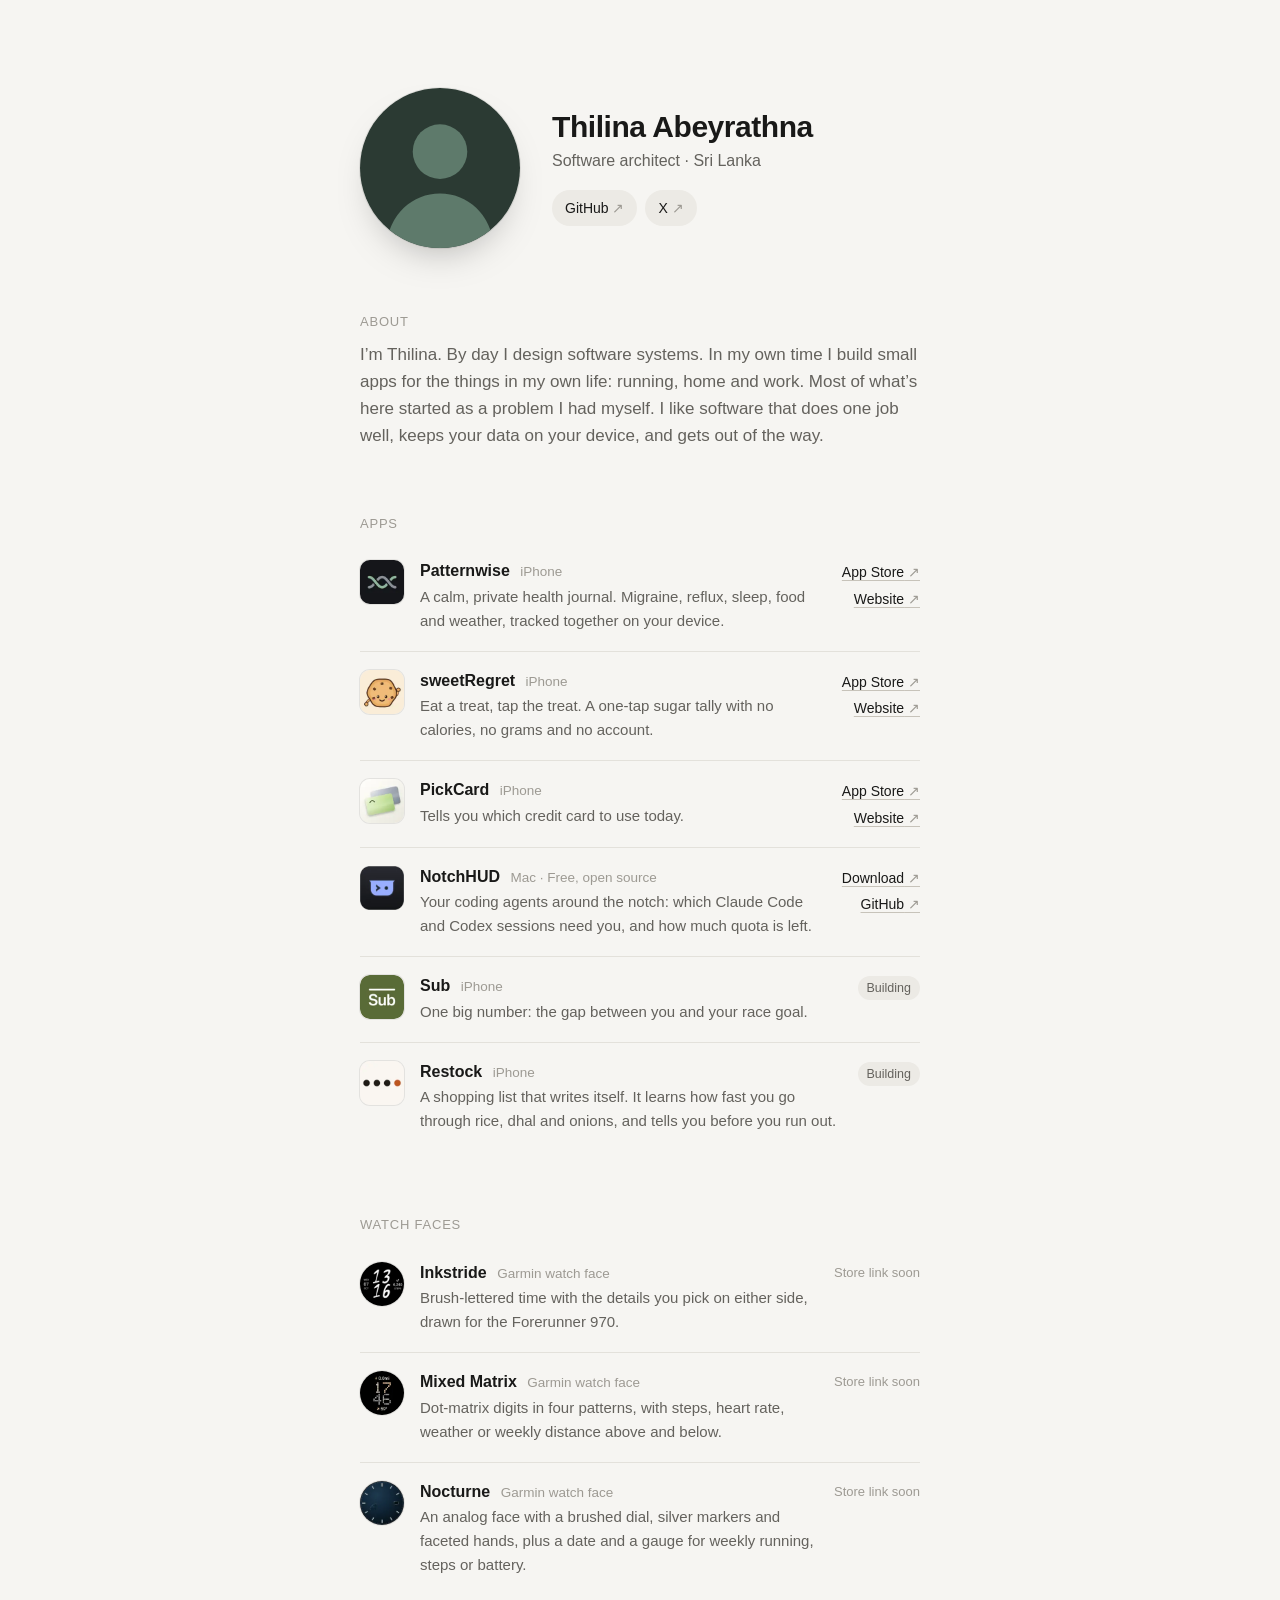
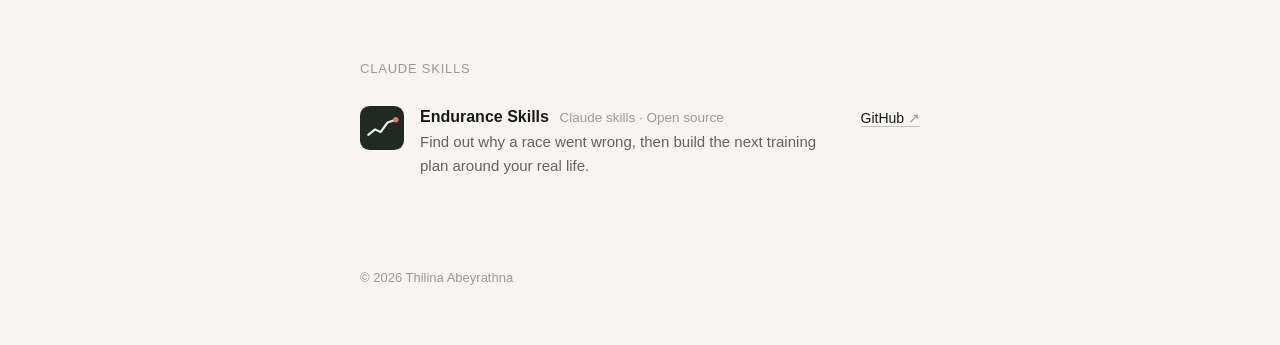
<file: index.html>
<!doctype html>
<html lang="en">
<head>
<meta charset="utf-8">
<meta name="viewport" content="width=device-width, initial-scale=1">
<title>Thilina Abeyrathna</title>
<meta name="description" content="Thilina Abeyrathna, software architect in Sri Lanka. Small, private apps for running and everyday life, Garmin watch faces and open-source tools.">
<meta name="color-scheme" content="light dark">
<meta name="theme-color" content="#F6F5F2" media="(prefers-color-scheme: light)">
<meta name="theme-color" content="#121211" media="(prefers-color-scheme: dark)">
<link rel="icon" href="/favicon.svg" type="image/svg+xml">
<link rel="apple-touch-icon" href="/apple-touch-icon.png">
<link rel="stylesheet" href="/styles.css">
<meta property="og:type" content="website">
<meta property="og:title" content="Thilina Abeyrathna">
<meta property="og:description" content="Small, private apps for running and everyday life, Garmin watch faces and open-source tools.">
<meta property="og:image" content="/og.png">
<meta name="twitter:card" content="summary_large_image">
</head>
<body>
<main>

  <header class="intro">
    <img class="me" src="/assets/me.svg" width="160" height="160" alt="Thilina Abeyrathna">
    <div class="who">
      <h1>Thilina Abeyrathna</h1>
      <p class="role">Software architect · Sri Lanka</p>
      <nav class="social" aria-label="Elsewhere">
        <a href="https://github.com/thilinaa">GitHub</a>
        <!-- <a href="LINKEDIN_URL">LinkedIn</a> -->
        <a href="https://x.com/thilina_a">X</a>
        <!-- <a href="INSTAGRAM_URL">Instagram</a> -->
      </nav>
    </div>
  </header>

  <section class="about" aria-labelledby="about">
    <h2 id="about">About</h2>
    <p>I’m Thilina. By day I design software systems. In my own time I build small apps for the things in my own life: running, home and work. Most of what’s here started as a problem I had myself. I like software that does one job well, keeps your data on your device, and gets out of the way.</p>
  </section>

  <section aria-labelledby="apps">
    <h2 id="apps">Apps</h2>
    <ul class="work">
      <li>
        <img class="icon app" src="/assets/icons/patternwise.webp" width="44" height="44" alt="">
        <div class="what">
          <h3>Patternwise <span>iPhone</span></h3>
          <p>A calm, private health journal. Migraine, reflux, sleep, food and weather, tracked together on your device.</p>
        </div>
        <p class="go"><a href="https://apps.apple.com/app/id6787019077">App Store</a><a href="https://thilinaa.github.io/patternwise-site/">Website</a></p>
      </li>
      <li>
        <img class="icon app" src="/assets/icons/sweetregret.webp" width="44" height="44" alt="">
        <div class="what">
          <h3>sweetRegret <span>iPhone</span></h3>
          <p>Eat a treat, tap the treat. A one-tap sugar tally with no calories, no grams and no account.</p>
        </div>
        <p class="go"><a href="https://apps.apple.com/app/id6787955860">App Store</a><a href="https://sweetregret.vercel.app/">Website</a></p>
      </li>
      <li>
        <img class="icon app" src="/assets/icons/pickcard.webp" width="44" height="44" alt="">
        <div class="what">
          <h3>PickCard <span>iPhone</span></h3>
          <p>Tells you which credit card to use today.</p>
        </div>
        <p class="go"><a href="https://apps.apple.com/app/id6807846911">App Store</a><a href="https://pickcard-site.vercel.app/">Website</a></p>
      </li>
      <li>
        <img class="icon" src="/assets/icons/notchhud.webp" width="44" height="44" alt="">
        <div class="what">
          <h3>NotchHUD <span>Mac · Free, open source</span></h3>
          <p>Your coding agents around the notch: which Claude Code and Codex sessions need you, and how much quota is left.</p>
        </div>
        <p class="go"><a href="https://github.com/thilinaa/notch-agent-hud/releases/latest">Download</a><a href="https://github.com/thilinaa/notch-agent-hud">GitHub</a></p>
      </li>
      <li>
        <img class="icon app" src="/assets/icons/sub.webp" width="44" height="44" alt="">
        <div class="what">
          <h3>Sub <span>iPhone</span></h3>
          <p>One big number: the gap between you and your race goal.</p>
        </div>
        <p class="go"><span class="tag">Building</span></p>
      </li>
      <li>
        <img class="icon app" src="/assets/icons/restock.webp" width="44" height="44" alt="">
        <div class="what">
          <h3>Restock <span>iPhone</span></h3>
          <p>A shopping list that writes itself. It learns how fast you go through rice, dhal and onions, and tells you before you run out.</p>
        </div>
        <p class="go"><span class="tag">Building</span></p>
      </li>
    </ul>
  </section>

  <section aria-labelledby="watch-faces">
    <h2 id="watch-faces">Watch faces</h2>
    <ul class="work">
      <li>
        <img class="icon round" src="/assets/icons/inkstride.webp" width="44" height="44" alt="">
        <div class="what">
          <h3>Inkstride <span>Garmin watch face</span></h3>
          <p>Brush-lettered time with the details you pick on either side, drawn for the Forerunner 970.</p>
        </div>
        <p class="go"><span class="later">Store link soon</span></p>
      </li>
      <li>
        <img class="icon round" src="/assets/icons/mixed-matrix.webp" width="44" height="44" alt="">
        <div class="what">
          <h3>Mixed Matrix <span>Garmin watch face</span></h3>
          <p>Dot-matrix digits in four patterns, with steps, heart rate, weather or weekly distance above and below.</p>
        </div>
        <p class="go"><span class="later">Store link soon</span></p>
      </li>
      <li>
        <img class="icon round" src="/assets/icons/nocturne.webp" width="44" height="44" alt="">
        <div class="what">
          <h3>Nocturne <span>Garmin watch face</span></h3>
          <p>An analog face with a brushed dial, silver markers and faceted hands, plus a date and a gauge for weekly running, steps or battery.</p>
        </div>
        <p class="go"><span class="later">Store link soon</span></p>
      </li>
    </ul>
  </section>

  <section aria-labelledby="claude-skills">
    <h2 id="claude-skills">Claude skills</h2>
    <ul class="work">
      <li>
        <img class="icon" src="/assets/icons/endurance-skills.svg" width="44" height="44" alt="">
        <div class="what">
          <h3>Endurance Skills <span>Claude skills · Open source</span></h3>
          <p>Find out why a race went wrong, then build the next training plan around your real life.</p>
        </div>
        <p class="go"><a href="https://github.com/thilinaa/endurance-skills">GitHub</a></p>
      </li>
    </ul>
  </section>

</main>
<footer>
  <p>© 2026 Thilina Abeyrathna</p>
</footer>
</body>
</html>
</file>
<file: styles.css>
:root {
  --bg: #F6F5F2;
  --text: #191918;
  --muted: #64625D;
  --faint: #9D9A93;
  --rule: #E3E1DB;
  --chip: #ECEAE5;
  --chip-hover: #E2DFD8;
  --link-rule: #C7C3BA;
  --icon-edge: rgba(0, 0, 0, .08);
  color-scheme: light dark;
}

@media (prefers-color-scheme: dark) {
  :root {
    --bg: #121211;
    --text: #EDEBE6;
    --muted: #A19E97;
    --faint: #6E6B65;
    --rule: #262523;
    --chip: #1E1E1C;
    --chip-hover: #282725;
    --link-rule: #4A4743;
    --icon-edge: rgba(255, 255, 255, .08);
  }
}

* { box-sizing: border-box; }

html { -webkit-text-size-adjust: 100%; }

body {
  margin: 0;
  background: var(--bg);
  color: var(--text);
  font: 16px/1.6 ui-sans-serif, -apple-system, BlinkMacSystemFont, "Segoe UI", Roboto, "Helvetica Neue", Arial, sans-serif;
  -webkit-font-smoothing: antialiased;
}

main, footer {
  max-width: 600px;
  margin: 0 auto;
  padding-left: max(20px, env(safe-area-inset-left, 0px));
  padding-right: max(20px, env(safe-area-inset-right, 0px));
}

main { padding-top: 88px; }

a {
  color: var(--text);
  text-decoration: underline;
  text-decoration-color: var(--link-rule);
  text-underline-offset: 3px;
  text-decoration-thickness: 1px;
}
a:hover { text-decoration-color: currentColor; }
a:focus-visible { outline: 2px solid currentColor; outline-offset: 2px; border-radius: 3px; }

/* Who I am */

.intro {
  display: grid;
  grid-template-columns: auto minmax(0, 1fr);
  gap: 24px 32px;
  align-items: center;
}
.me {
  display: block;
  width: 160px;
  height: 160px;
  border-radius: 50%;
  object-fit: cover;
  box-shadow: 0 0 0 1px var(--icon-edge), 0 18px 40px -20px rgba(0, 0, 0, .35);
}
.who { min-width: 0; }
.intro h1 {
  margin: 0;
  font-size: 30px;
  line-height: 1.15;
  font-weight: 650;
  letter-spacing: -.015em;
}
.role { margin: 4px 0 0; color: var(--muted); }
.social {
  margin-top: 16px;
  display: flex;
  flex-wrap: wrap;
  gap: 8px;
}
.social a {
  text-decoration: none;
  font-size: 14px;
  font-weight: 500;
  padding: 7px 13px;
  border-radius: 999px;
  background: var(--chip);
}
.social a:hover { background: var(--chip-hover); }
.social a::after { content: " ↗"; color: var(--faint); }

/* Sections */

section { margin-top: 64px; }

h2 {
  margin: 0 0 8px;
  font-size: 13px;
  font-weight: 500;
  letter-spacing: .06em;
  text-transform: uppercase;
  color: var(--faint);
}

.about p { margin: 0; font-size: 17px; color: var(--muted); }

/* Work */

.work { list-style: none; margin: 0; padding: 0; }
.work li {
  display: grid;
  grid-template-columns: 44px minmax(0, 1fr) auto;
  gap: 4px 16px;
  align-items: start;
  padding: 18px 0;
  border-bottom: 1px solid var(--rule);
}
.work li:last-child { border-bottom: 0; }

.icon { display: block; width: 44px; height: 44px; }
.icon.app { border-radius: 22.5%; box-shadow: 0 0 0 1px var(--icon-edge); }
.icon.round { border-radius: 50%; box-shadow: 0 0 0 1px var(--icon-edge); }

.what { min-width: 0; }
.what h3 { margin: 0; font-size: 16px; font-weight: 600; line-height: 1.4; }
.what h3 span { margin-left: 6px; font-size: 13.5px; font-weight: 400; color: var(--faint); }
.what p { margin: 2px 0 0; font-size: 15px; color: var(--muted); }

.go {
  margin: 1px 0 0;
  display: flex;
  flex-direction: column;
  align-items: flex-end;
  gap: 4px;
  font-size: 14px;
  white-space: nowrap;
}
.go a::after { content: " ↗"; color: var(--faint); }
.go .tag {
  font-size: 12.5px;
  color: var(--muted);
  background: var(--chip);
  padding: 2px 9px;
  border-radius: 999px;
}
.go .later { font-size: 13px; color: var(--faint); }

footer {
  margin-top: 72px;
  padding-bottom: 56px;
  font-size: 13px;
  color: var(--faint);
}
footer p { margin: 0; }

/* Narrow screens: links move under the description. */

@media (max-width: 520px) {
  main { padding-top: 56px; }
  section { margin-top: 52px; }
  .intro { grid-template-columns: minmax(0, 1fr); gap: 20px; }
  .me { width: 128px; height: 128px; }
  .intro h1 { font-size: 26px; }
  .work li { grid-template-columns: 40px minmax(0, 1fr); }
  .icon { width: 40px; height: 40px; }
  .what h3 span { display: block; margin-left: 0; }
  .go { grid-column: 2; flex-direction: row; flex-wrap: wrap; align-items: center; gap: 4px 16px; margin-top: 8px; }
}
</file>
